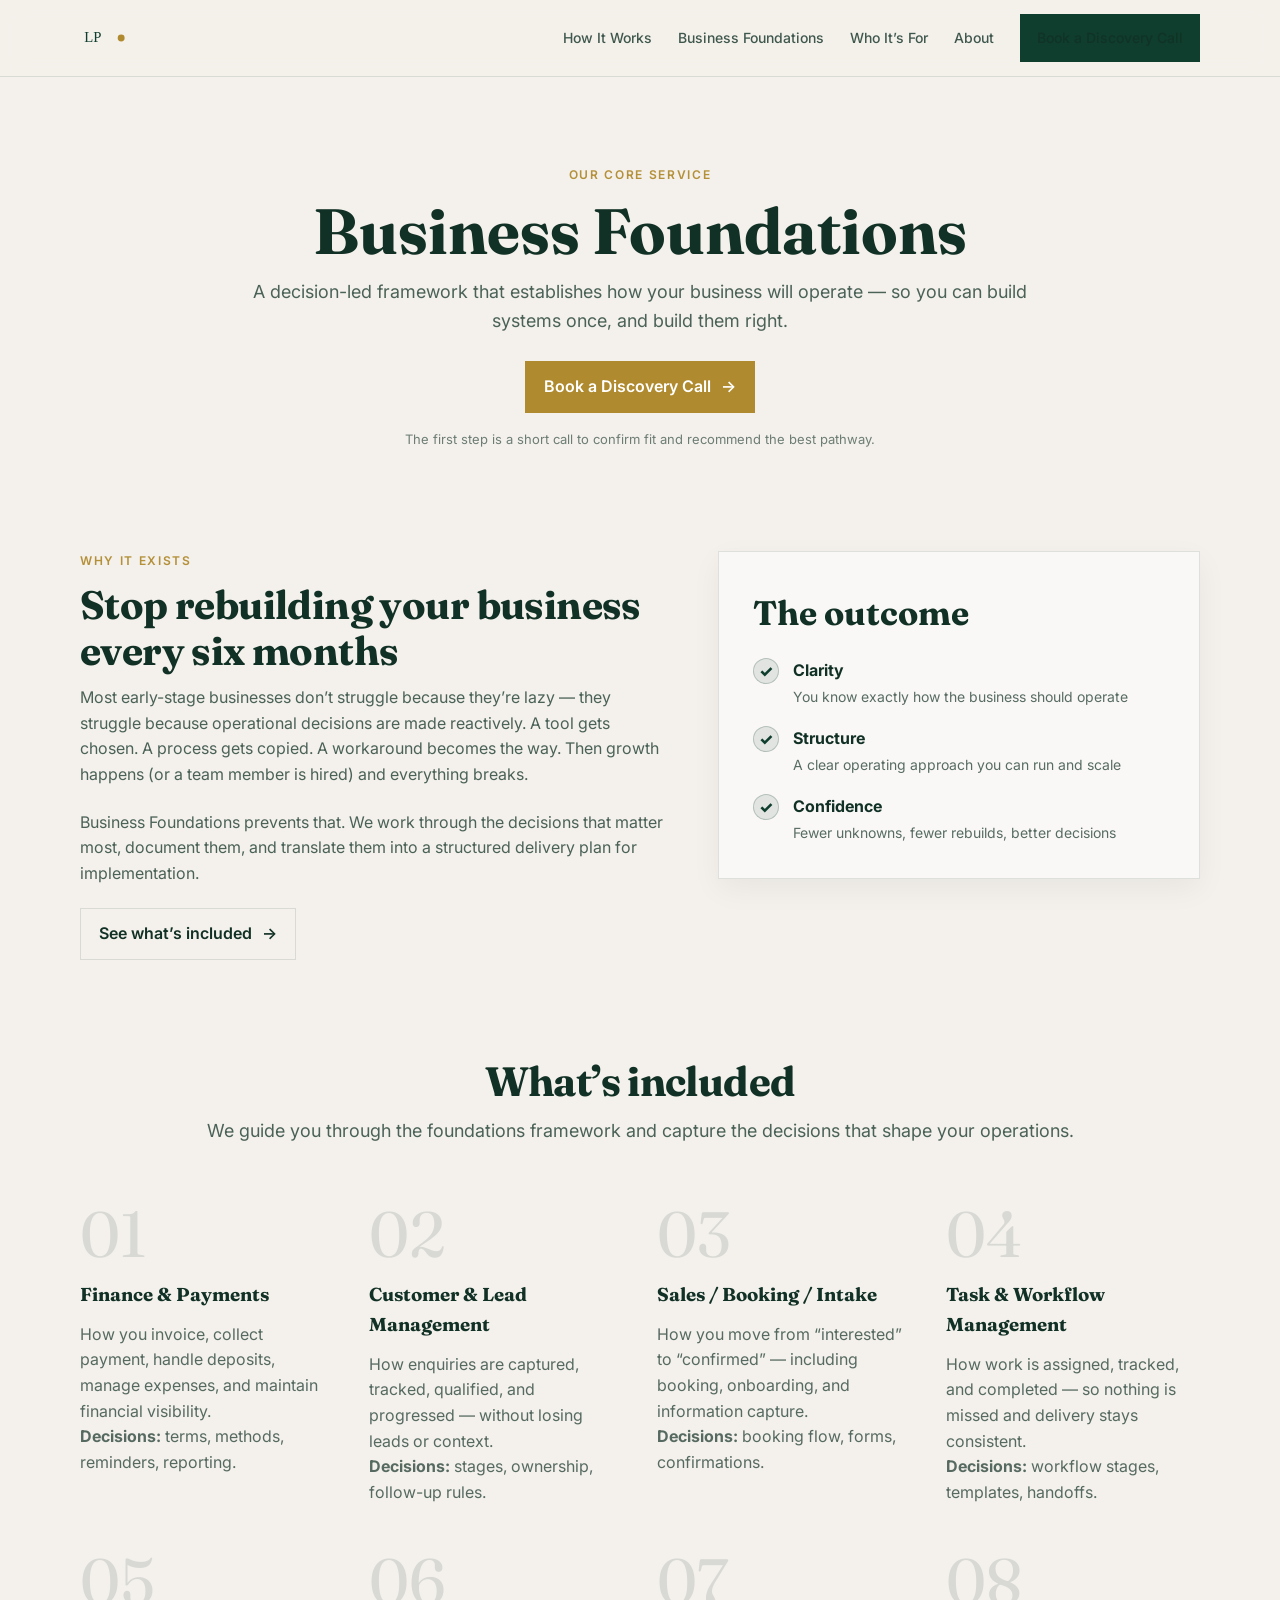
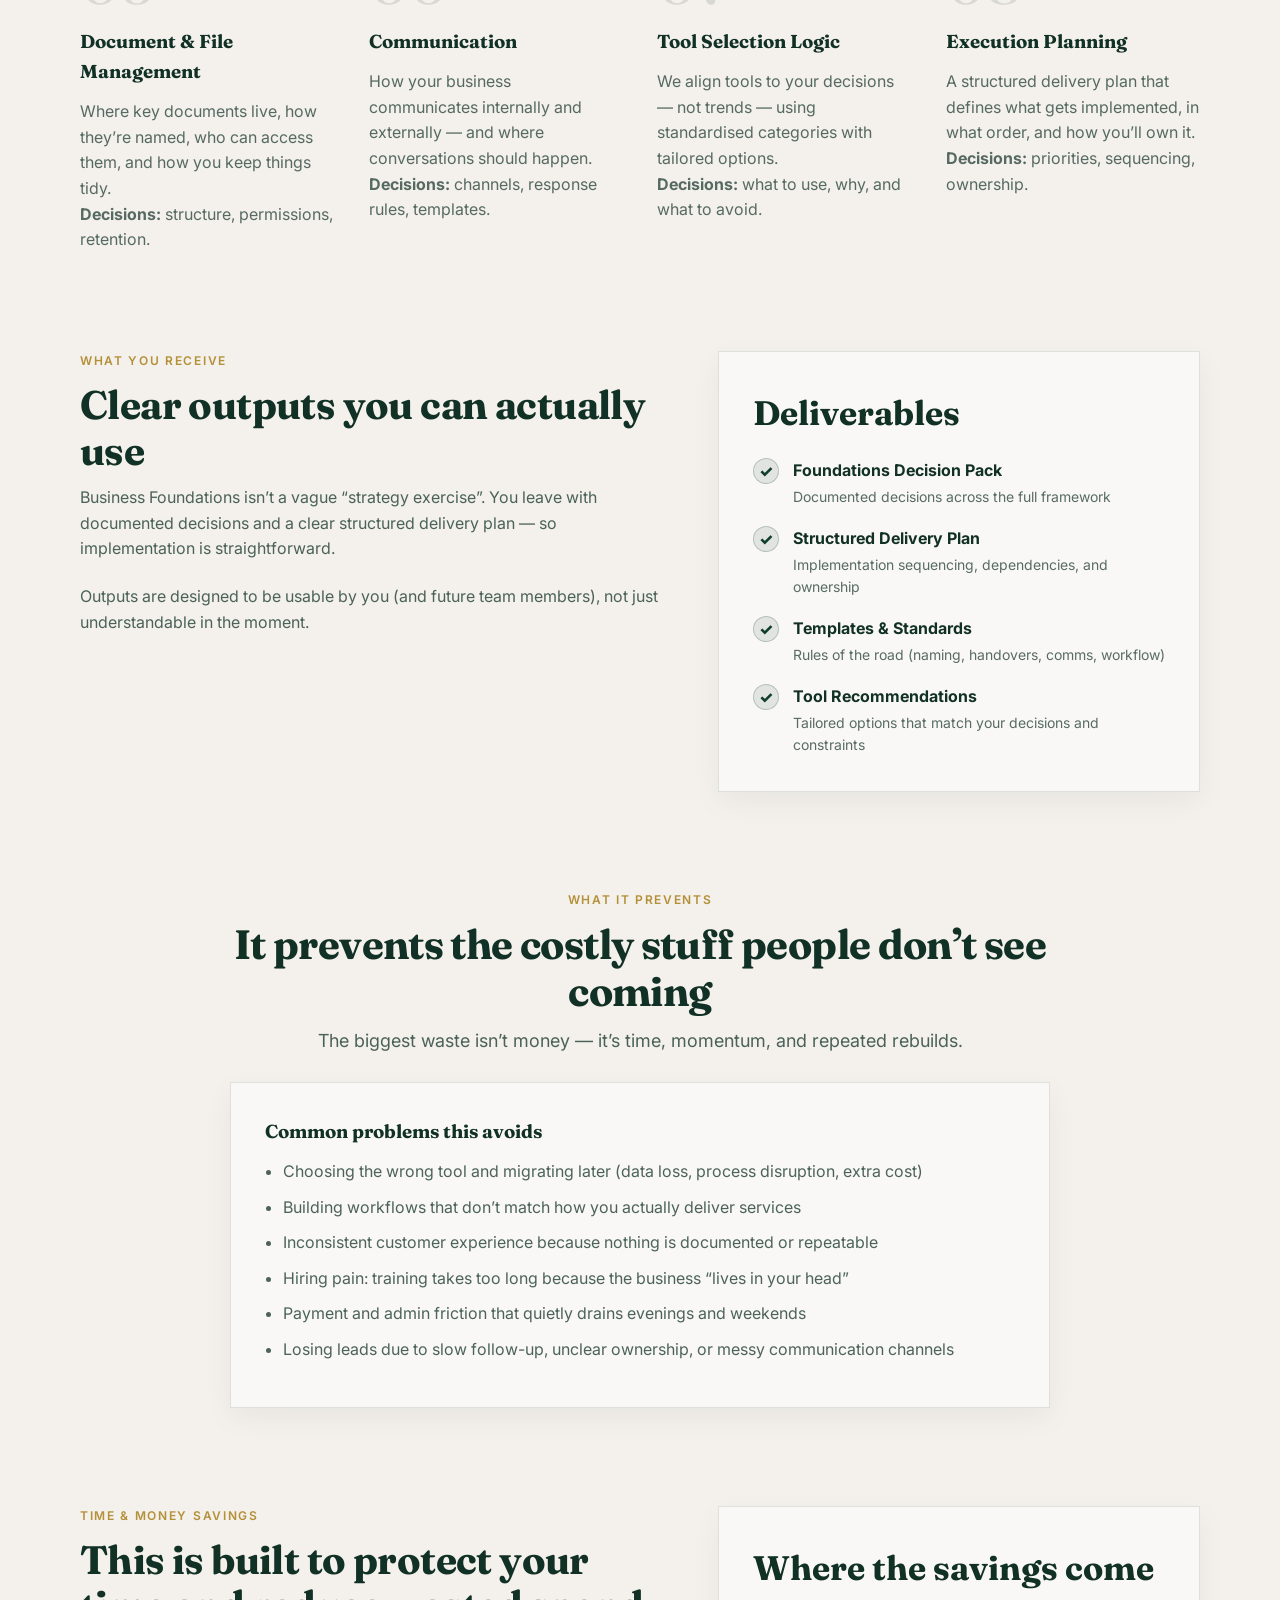
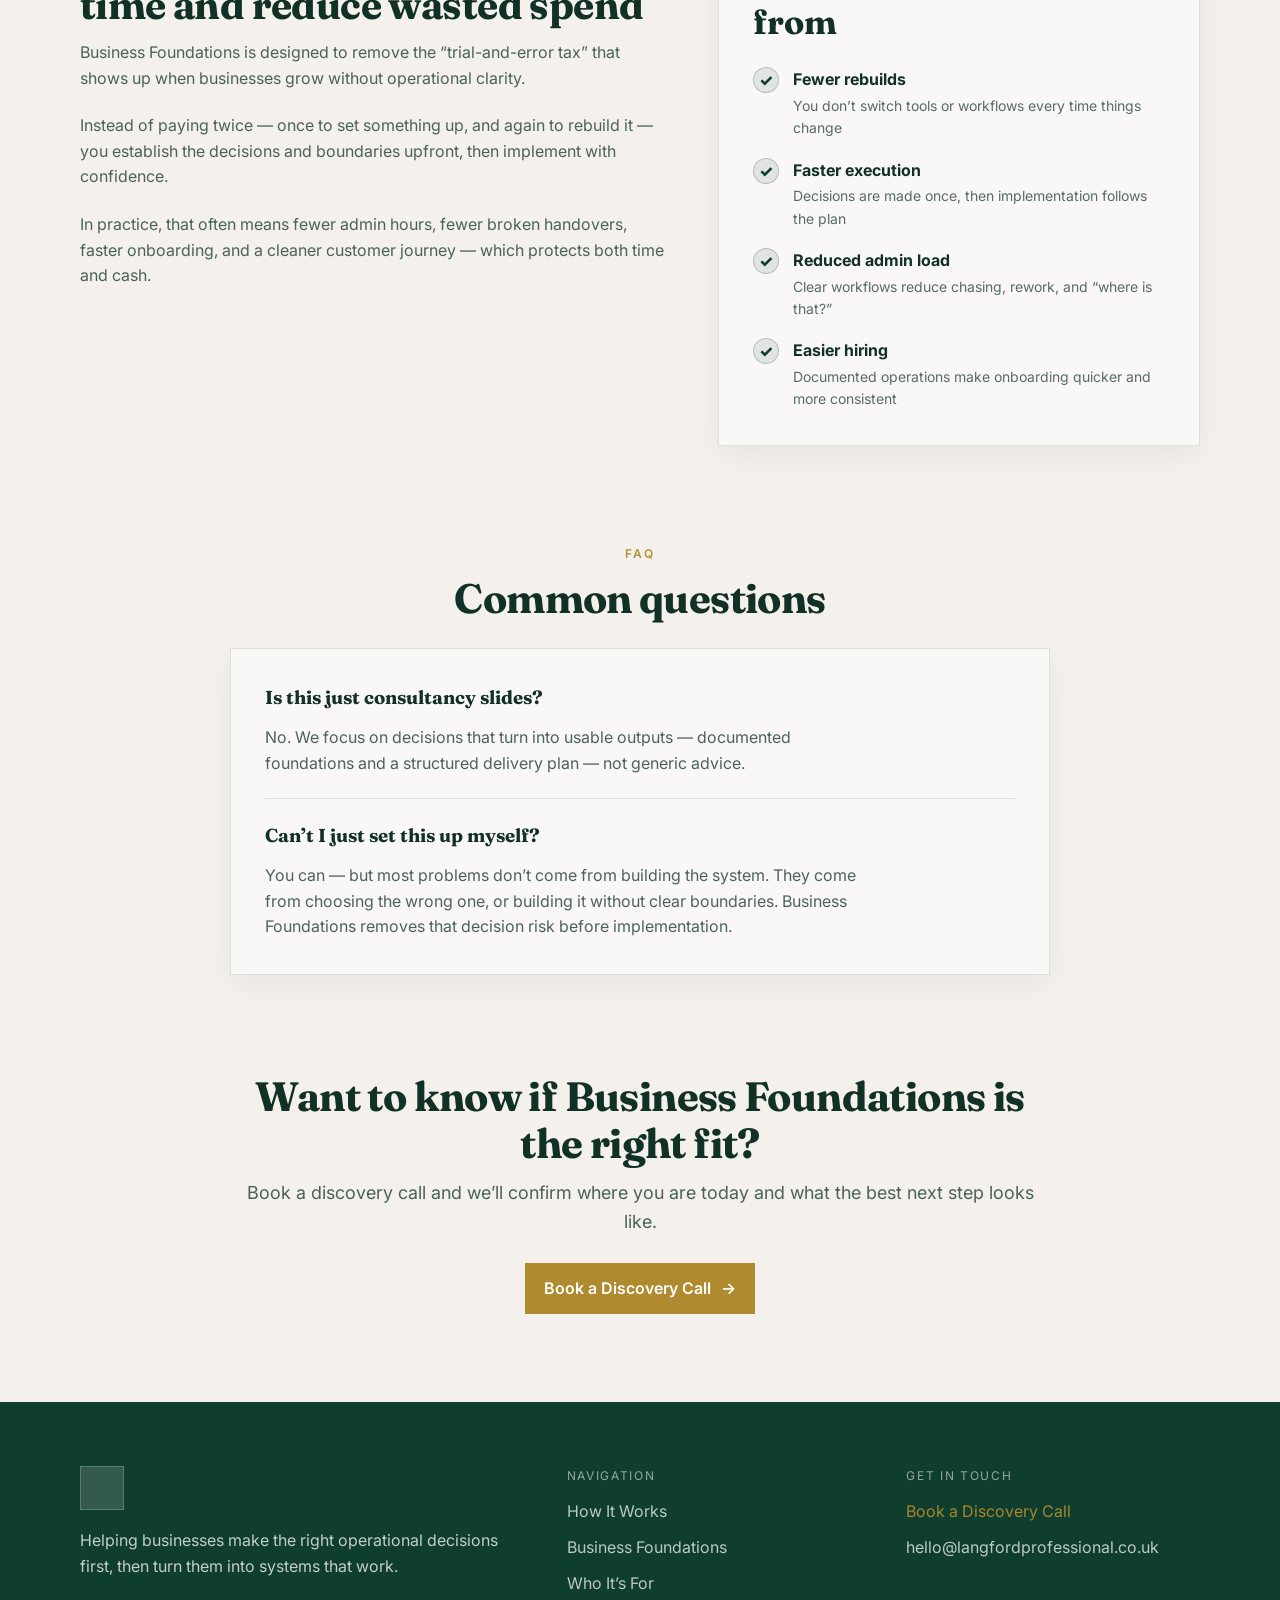
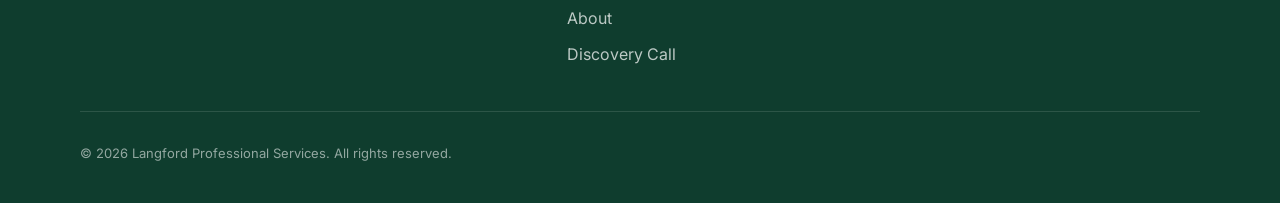
<file: business-foundations.html>
<!doctype html>
<html lang="en">
  <head>
    <meta charset="utf-8" />
    <meta name="viewport" content="width=device-width, initial-scale=1" />
    <title>Business Foundations | Langford Professional Services</title>
    <meta
      name="description"
      content="Business Foundations is a decision-led framework that turns uncertainty into operational clarity — so you build systems once, and build them right."
    />

    <link rel="preconnect" href="https://fonts.googleapis.com" />
    <link rel="preconnect" href="https://fonts.gstatic.com" crossorigin />
    <link
      href="https://fonts.googleapis.com/css2?family=Fraunces:opsz,wght@9..144,500,600&family=Inter:wght@400;500;600&display=swap"
      rel="stylesheet"
    />

    <link rel="icon" href="assets/favicon.svg" type="image/svg+xml" />
    <link rel="stylesheet" href="assets/styles.css" />
  </head>

  <body>
    <a class="skip-link" href="#main">Skip to content</a>

    <header class="site-header" id="top">
      <div class="container nav">
        <a class="brand" href="/index.html" aria-label="Langford Professional Services">
          <img
            class="brand-logo"
            src="assets/logo.svg"
            alt=""
            onerror="this.style.display='none'; this.parentElement.classList.add('brand--fallback')"
          />
          <span class="brand-fallback" aria-hidden="true">LP</span>
        </a>

        <button class="nav-toggle" type="button" aria-expanded="false" aria-controls="navlinks">
          <span class="nav-toggle__bar"></span>
          <span class="nav-toggle__bar"></span>
          <span class="nav-toggle__bar"></span>
          <span class="sr-only">Open menu</span>
        </button>

        <nav class="navlinks" id="navlinks" aria-label="Primary">
          <a href="/how-it-works.html">How It Works</a>
          <a href="/business-foundations.html">Business Foundations</a>
          <a href="/who-its-for.html">Who It’s For</a>
          <a href="/about.html">About</a>
          <a
            class="btn btn--primary btn--nav"
            href="https://meetings-eu1.hubspot.com/tom-langford"
            target="_blank"
            rel="noopener"
          >
            Book a Discovery Call
          </a>
        </nav>
      </div>
    </header>

    <main id="main">
      <!-- Page header -->
      <section class="section section--center">
        <div class="container narrow">
          <p class="kicker kicker--gold">OUR CORE SERVICE</p>
          <h1
            style="
              font-family: var(--serif);
              font-size: clamp(44px, 5vw, 64px);
              line-height: 1.05;
              margin: 0 0 14px;
            "
          >
            Business Foundations
          </h1>

          <p class="lead lead--muted" style="margin-top: 0;">
            A decision-led framework that establishes how your business will operate — so you can build systems once,
            and build them right.
          </p>

          <div class="center-actions">
            <a
              class="btn btn--gold"
              href="https://meetings-eu1.hubspot.com/tom-langford"
              target="_blank"
              rel="noopener"
            >
              Book a Discovery Call <span class="arrow" aria-hidden="true">→</span>
            </a>
          </div>

          <p class="tiny tiny--muted">
            The first step is a short call to confirm fit and recommend the best pathway.
          </p>
        </div>
      </section>

      <!-- Why it exists -->
      <section class="section" style="padding-top: 0;">
        <div class="container grid-2">
          <div>
            <p class="kicker">WHY IT EXISTS</p>
            <h2 class="h2">Stop rebuilding your business every six months</h2>

            <p class="body-muted">
              Most early-stage businesses don’t struggle because they’re lazy — they struggle because operational
              decisions are made reactively. A tool gets chosen. A process gets copied. A workaround becomes the way.
              Then growth happens (or a team member is hired) and everything breaks.
            </p>

            <p class="body-muted">
              Business Foundations prevents that. We work through the decisions that matter most, document them, and
              translate them into a structured delivery plan for implementation.
            </p>

            <a class="btn btn--outline" href="#included">
              See what’s included <span class="arrow" aria-hidden="true">→</span>
            </a>
          </div>

          <aside class="card">
            <h3 class="card__title" style="margin-top: 0;">The outcome</h3>

            <div class="diff">
              <div class="diff__row">
                <span class="icon icon--good" aria-hidden="true">✓</span>
                <div>
                  <p class="diff__label">Clarity</p>
                  <p class="diff__desc">You know exactly how the business should operate</p>
                </div>
              </div>

              <div class="diff__row">
                <span class="icon icon--good" aria-hidden="true">✓</span>
                <div>
                  <p class="diff__label">Structure</p>
                  <p class="diff__desc">A clear operating approach you can run and scale</p>
                </div>
              </div>

              <div class="diff__row">
                <span class="icon icon--good" aria-hidden="true">✓</span>
                <div>
                  <p class="diff__label">Confidence</p>
                  <p class="diff__desc">Fewer unknowns, fewer rebuilds, better decisions</p>
                </div>
              </div>
            </div>
          </aside>
        </div>
      </section>

      <!-- What's included -->
      <section class="section section--center" id="included" style="padding-top: 10px;">
        <div class="container">
          <h2>What’s included</h2>
          <p class="lead lead--muted">
            We guide you through the foundations framework and capture the decisions that shape your operations.
          </p>

          <!-- We reuse the "steps" styling as a grid of inclusions -->
          <div class="steps">
            <div class="step">
              <div class="step__num">01</div>
              <h3>Finance & Payments</h3>
              <p class="body-muted">
                How you invoice, collect payment, handle deposits, manage expenses, and maintain financial visibility.
              </p>
              <p class="body-muted" style="margin-bottom: 0;"><strong>Decisions:</strong> terms, methods, reminders, reporting.</p>
            </div>

            <div class="step">
              <div class="step__num">02</div>
              <h3>Customer & Lead Management</h3>
              <p class="body-muted">
                How enquiries are captured, tracked, qualified, and progressed — without losing leads or context.
              </p>
              <p class="body-muted" style="margin-bottom: 0;"><strong>Decisions:</strong> stages, ownership, follow-up rules.</p>
            </div>

            <div class="step">
              <div class="step__num">03</div>
              <h3>Sales / Booking / Intake</h3>
              <p class="body-muted">
                How you move from “interested” to “confirmed” — including booking, onboarding, and information capture.
              </p>
              <p class="body-muted" style="margin-bottom: 0;"><strong>Decisions:</strong> booking flow, forms, confirmations.</p>
            </div>

            <div class="step">
              <div class="step__num">04</div>
              <h3>Task & Workflow Management</h3>
              <p class="body-muted">
                How work is assigned, tracked, and completed — so nothing is missed and delivery stays consistent.
              </p>
              <p class="body-muted" style="margin-bottom: 0;"><strong>Decisions:</strong> workflow stages, templates, handoffs.</p>
            </div>
          </div>

          <div class="steps" style="margin-top: 34px;">
            <div class="step">
              <div class="step__num">05</div>
              <h3>Document & File Management</h3>
              <p class="body-muted">
                Where key documents live, how they’re named, who can access them, and how you keep things tidy.
              </p>
              <p class="body-muted" style="margin-bottom: 0;"><strong>Decisions:</strong> structure, permissions, retention.</p>
            </div>

            <div class="step">
              <div class="step__num">06</div>
              <h3>Communication</h3>
              <p class="body-muted">
                How your business communicates internally and externally — and where conversations should happen.
              </p>
              <p class="body-muted" style="margin-bottom: 0;"><strong>Decisions:</strong> channels, response rules, templates.</p>
            </div>

            <div class="step">
              <div class="step__num">07</div>
              <h3>Tool Selection Logic</h3>
              <p class="body-muted">
                We align tools to your decisions — not trends — using standardised categories with tailored options.
              </p>
              <p class="body-muted" style="margin-bottom: 0;"><strong>Decisions:</strong> what to use, why, and what to avoid.</p>
            </div>

            <div class="step">
              <div class="step__num">08</div>
              <h3>Execution Planning</h3>
              <p class="body-muted">
                A structured delivery plan that defines what gets implemented, in what order, and how you’ll own it.
              </p>
              <p class="body-muted" style="margin-bottom: 0;"><strong>Decisions:</strong> priorities, sequencing, ownership.</p>
            </div>
          </div>
        </div>
      </section>

      <!-- What you receive -->
      <section class="section" id="receive" style="padding-top: 10px;">
        <div class="container grid-2">
          <div>
            <p class="kicker">WHAT YOU RECEIVE</p>
            <h2 class="h2">Clear outputs you can actually use</h2>

            <p class="body-muted">
              Business Foundations isn’t a vague “strategy exercise”. You leave with documented decisions and a clear
              structured delivery plan — so implementation is straightforward.
            </p>

            <p class="body-muted" style="margin-bottom: 0;">
              Outputs are designed to be usable by you (and future team members), not just understandable in the moment.
            </p>
          </div>

          <aside class="card">
            <h3 class="card__title" style="margin-top: 0;">Deliverables</h3>

            <div class="diff">
              <div class="diff__row">
                <span class="icon icon--good" aria-hidden="true">✓</span>
                <div>
                  <p class="diff__label">Foundations Decision Pack</p>
                  <p class="diff__desc">Documented decisions across the full framework</p>
                </div>
              </div>

              <div class="diff__row">
                <span class="icon icon--good" aria-hidden="true">✓</span>
                <div>
                  <p class="diff__label">Structured Delivery Plan</p>
                  <p class="diff__desc">Implementation sequencing, dependencies, and ownership</p>
                </div>
              </div>

              <div class="diff__row">
                <span class="icon icon--good" aria-hidden="true">✓</span>
                <div>
                  <p class="diff__label">Templates & Standards</p>
                  <p class="diff__desc">Rules of the road (naming, handovers, comms, workflow)</p>
                </div>
              </div>

              <div class="diff__row">
                <span class="icon icon--good" aria-hidden="true">✓</span>
                <div>
                  <p class="diff__label">Tool Recommendations</p>
                  <p class="diff__desc">Tailored options that match your decisions and constraints</p>
                </div>
              </div>
            </div>
          </aside>
        </div>
      </section>

      <!-- What it prevents -->
      <section class="section section--center" id="prevents" style="padding-top: 10px;">
        <div class="container narrow">
          <p class="kicker">WHAT IT PREVENTS</p>
          <h2>It prevents the costly stuff people don’t see coming</h2>
          <p class="lead lead--muted">
            The biggest waste isn’t money — it’s time, momentum, and repeated rebuilds.
          </p>

          <div class="card" style="text-align: left; margin-top: 26px;">
            <h3 style="margin-top: 0;">Common problems this avoids</h3>

            <ul style="margin: 0; padding-left: 18px; color: var(--muted);">
              <li style="margin: 10px 0;">
                Choosing the wrong tool and migrating later (data loss, process disruption, extra cost)
              </li>
              <li style="margin: 10px 0;">
                Building workflows that don’t match how you actually deliver services
              </li>
              <li style="margin: 10px 0;">
                Inconsistent customer experience because nothing is documented or repeatable
              </li>
              <li style="margin: 10px 0;">
                Hiring pain: training takes too long because the business “lives in your head”
              </li>
              <li style="margin: 10px 0;">
                Payment and admin friction that quietly drains evenings and weekends
              </li>
              <li style="margin: 10px 0;">
                Losing leads due to slow follow-up, unclear ownership, or messy communication channels
              </li>
            </ul>
          </div>
        </div>
      </section>

      <!-- Time & money savings -->
      <section class="section" id="savings" style="padding-top: 10px;">
        <div class="container grid-2">
          <div>
            <p class="kicker">TIME & MONEY SAVINGS</p>
            <h2 class="h2">This is built to protect your time and reduce wasted spend</h2>

            <p class="body-muted">
              Business Foundations is designed to remove the “trial-and-error tax” that shows up when businesses grow
              without operational clarity.
            </p>

            <p class="body-muted">
              Instead of paying twice — once to set something up, and again to rebuild it — you establish the
              decisions and boundaries upfront, then implement with confidence.
            </p>

            <p class="body-muted" style="margin-bottom: 0;">
              In practice, that often means fewer admin hours, fewer broken handovers, faster onboarding, and a cleaner
              customer journey — which protects both time and cash.
            </p>
          </div>

          <aside class="card">
            <h3 class="card__title" style="margin-top: 0;">Where the savings come from</h3>

            <div class="diff">
              <div class="diff__row">
                <span class="icon icon--good" aria-hidden="true">✓</span>
                <div>
                  <p class="diff__label">Fewer rebuilds</p>
                  <p class="diff__desc">You don’t switch tools or workflows every time things change</p>
                </div>
              </div>

              <div class="diff__row">
                <span class="icon icon--good" aria-hidden="true">✓</span>
                <div>
                  <p class="diff__label">Faster execution</p>
                  <p class="diff__desc">Decisions are made once, then implementation follows the plan</p>
                </div>
              </div>

              <div class="diff__row">
                <span class="icon icon--good" aria-hidden="true">✓</span>
                <div>
                  <p class="diff__label">Reduced admin load</p>
                  <p class="diff__desc">Clear workflows reduce chasing, rework, and “where is that?”</p>
                </div>
              </div>

              <div class="diff__row">
                <span class="icon icon--good" aria-hidden="true">✓</span>
                <div>
                  <p class="diff__label">Easier hiring</p>
                  <p class="diff__desc">Documented operations make onboarding quicker and more consistent</p>
                </div>
              </div>
            </div>
          </aside>
        </div>
      </section>

      <!-- FAQ / objection -->
      <section class="section section--center" style="padding-top: 10px;">
        <div class="container narrow">
          <p class="kicker">FAQ</p>
          <h2>Common questions</h2>

          <div class="card" style="text-align: left; margin-top: 26px;">
            <h3 style="margin-top: 0;">Is this just consultancy slides?</h3>
            <p class="body-muted">
              No. We focus on decisions that turn into usable outputs — documented foundations and a structured
              delivery plan — not generic advice.
            </p>

            <hr style="border: none; border-top: 1px solid var(--line); margin: 22px 0;" />

            <h3>Can’t I just set this up myself?</h3>
            <p class="body-muted" style="margin-bottom: 0;">
              You can — but most problems don’t come from building the system. They come from choosing the wrong one,
              or building it without clear boundaries. Business Foundations removes that decision risk before
              implementation.
            </p>
          </div>
        </div>
      </section>

      <!-- CTA -->
      <section class="section section--center" style="padding-top: 10px;">
        <div class="container narrow">
          <h2>Want to know if Business Foundations is the right fit?</h2>
          <p class="lead lead--muted">
            Book a discovery call and we’ll confirm where you are today and what the best next step looks like.
          </p>

          <div class="center-actions">
            <a
              class="btn btn--gold"
              href="https://meetings-eu1.hubspot.com/tom-langford"
              target="_blank"
              rel="noopener"
            >
              Book a Discovery Call <span class="arrow" aria-hidden="true">→</span>
            </a>
          </div>
        </div>
      </section>
    </main>

    <footer class="site-footer">
      <div class="container footer-grid">
        <div class="footer-brand">
          <div class="footer-mark" aria-hidden="true"></div>
          <p class="footer-desc">
            Helping businesses make the right operational decisions first, then turn them into systems that work.
          </p>
        </div>

        <div>
          <p class="footer-title">NAVIGATION</p>
          <ul class="footer-links">
            <li><a href="/how-it-works.html">How It Works</a></li>
            <li><a href="/business-foundations.html">Business Foundations</a></li>
            <li><a href="/who-its-for.html">Who It’s For</a></li>
            <li><a href="/about.html">About</a></li>
            <li>
              <a href="https://meetings-eu1.hubspot.com/tom-langford" target="_blank" rel="noopener">Discovery Call</a>
            </li>
          </ul>
        </div>

        <div>
          <p class="footer-title">GET IN TOUCH</p>
          <ul class="footer-links">
            <li>
              <a class="footer-cta" href="https://meetings-eu1.hubspot.com/tom-langford" target="_blank" rel="noopener">
                Book a Discovery Call
              </a>
            </li>
            <li><a href="mailto:hello@langfordprofessional.co.uk">hello@langfordprofessional.co.uk</a></li>
          </ul>
        </div>
      </div>

      <div class="container footer-bottom">
        <p>© <span id="year"></span> Langford Professional Services. All rights reserved.</p>
      </div>
    </footer>

    <script src="assets/script.js"></script>
  </body>
</html>
</file>
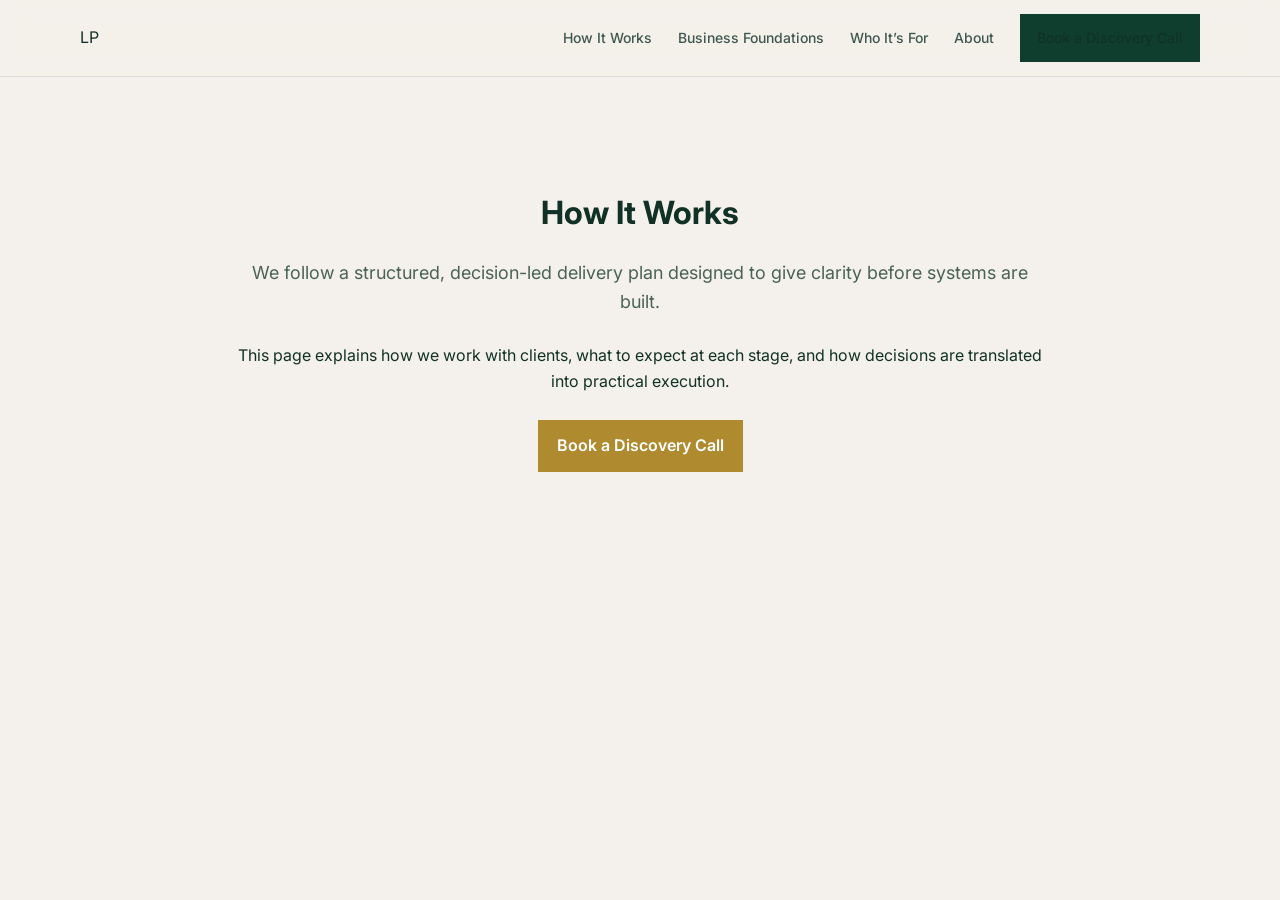
<file: How-it-works.html>
<!doctype html>
<html lang="en">
<head>
  <meta charset="utf-8" />
  <meta name="viewport" content="width=device-width, initial-scale=1" />
  <title>How It Works | Langford Professional Services</title>
  <meta name="description" content="Understand how Langford Professional Services works with clients through a structured, decision-led delivery plan." />

  <link rel="preconnect" href="https://fonts.googleapis.com" />
  <link rel="preconnect" href="https://fonts.gstatic.com" crossorigin />
  <link href="https://fonts.googleapis.com/css2?family=Fraunces:opsz,wght@9..144,500,600&family=Inter:wght@400;500;600&display=swap" rel="stylesheet" />

  <link rel="stylesheet" href="assets/styles.css" />
</head>

<body>

<header class="site-header">
  <div class="container nav">
    <a class="brand" href="/">LP</a>

    <button class="nav-toggle" type="button" aria-expanded="false" aria-controls="navlinks">
      <span class="nav-toggle__bar"></span>
      <span class="nav-toggle__bar"></span>
      <span class="nav-toggle__bar"></span>
    </button>

    <!-- FINAL MENU -->
    <nav class="navlinks" id="navlinks" aria-label="Primary">
      <a href="/how-it-works">How It Works</a>
      <a href="/business-foundations">Business Foundations</a>
      <a href="/who-its-for">Who It’s For</a>
      <a href="/about">About</a>
      <a class="btn btn--primary btn--nav"
         href="https://meetings-eu1.hubspot.com/tom-langford"
         target="_blank"
         rel="noopener">
        Book a Discovery Call
      </a>
    </nav>
  </div>
</header>

<main class="section section--center">
  <div class="container narrow">
    <h1>How It Works</h1>

    <p class="lead lead--muted">
      We follow a structured, decision-led delivery plan designed to give clarity before systems are built.
    </p>

    <p>
      This page explains how we work with clients, what to expect at each stage,
      and how decisions are translated into practical execution.
    </p>

    <div class="center-actions">
      <a class="btn btn--gold"
         href="https://meetings-eu1.hubspot.com/tom-langford"
         target="_blank"
         rel="noopener">
        Book a Discovery Call
      </a>
    </div>
  </div>
</main>

<script src="assets/script.js"></script>
</body>
</html>
</file>
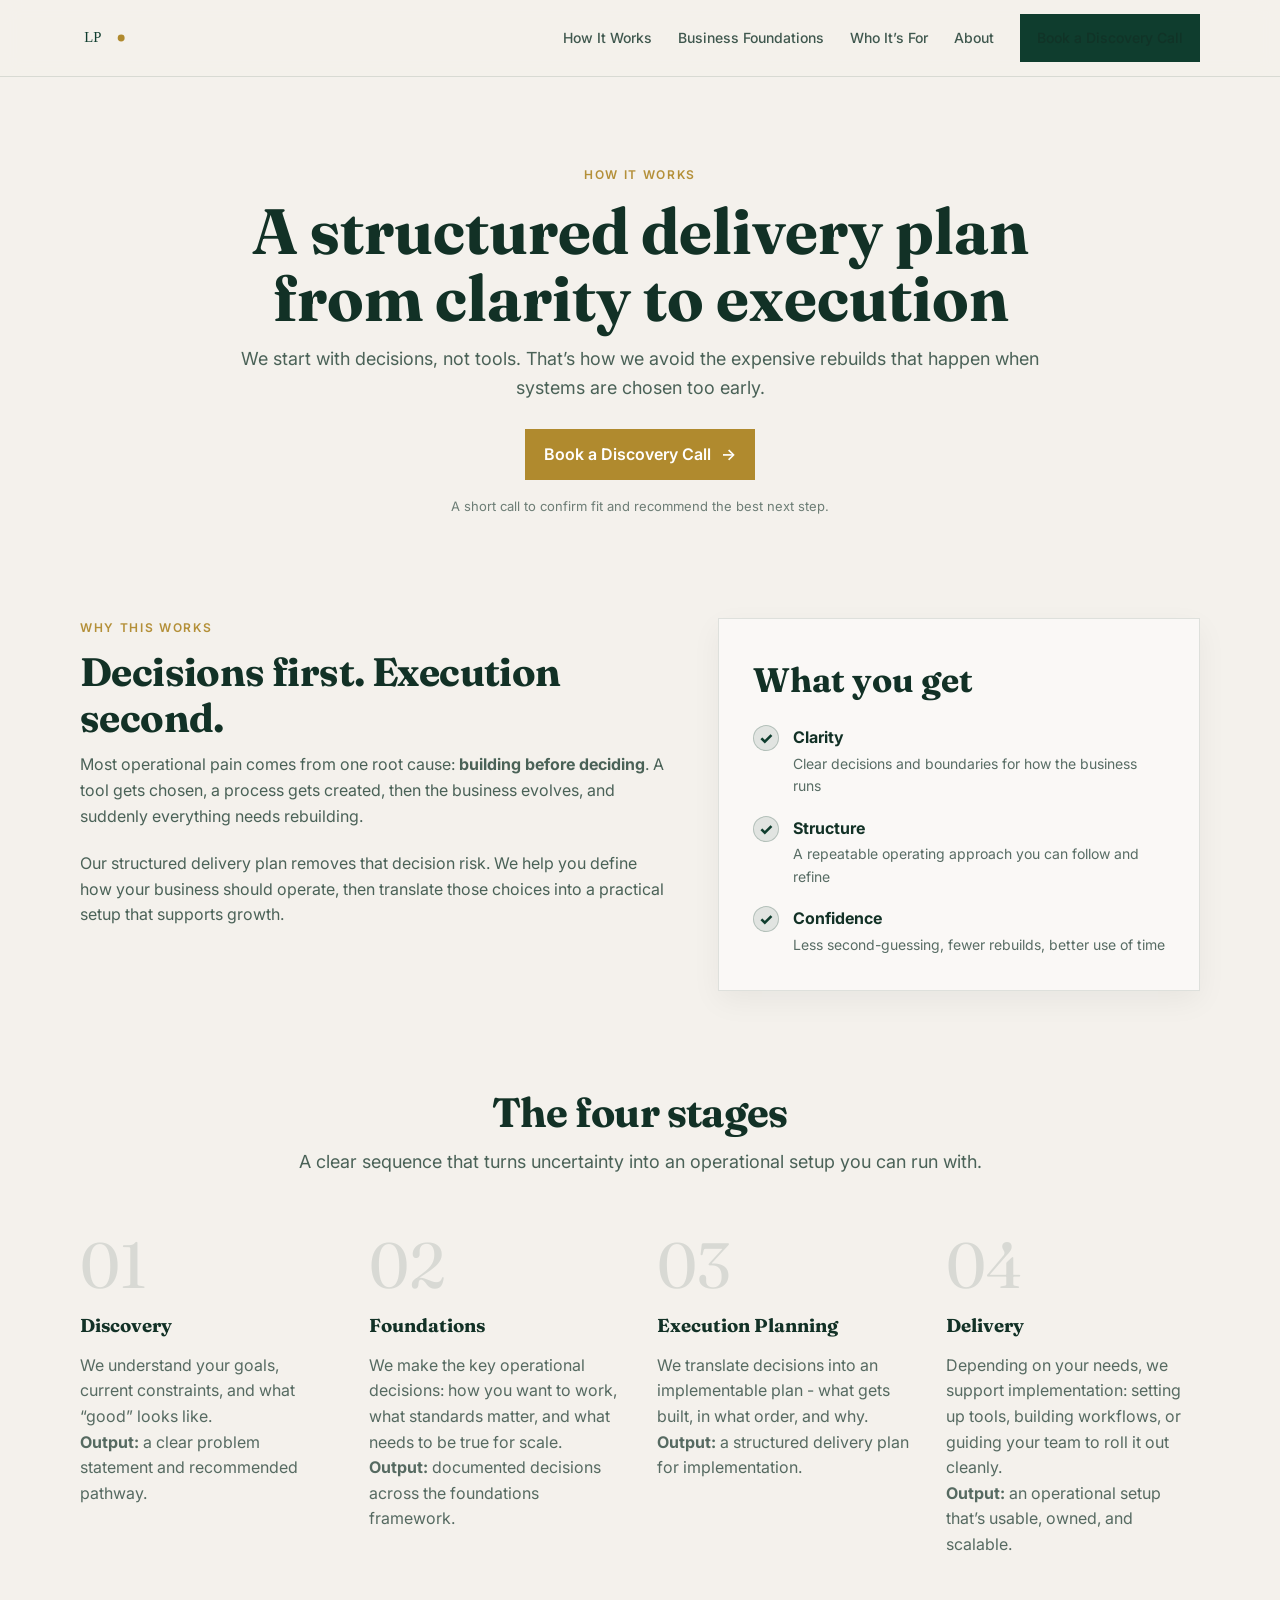
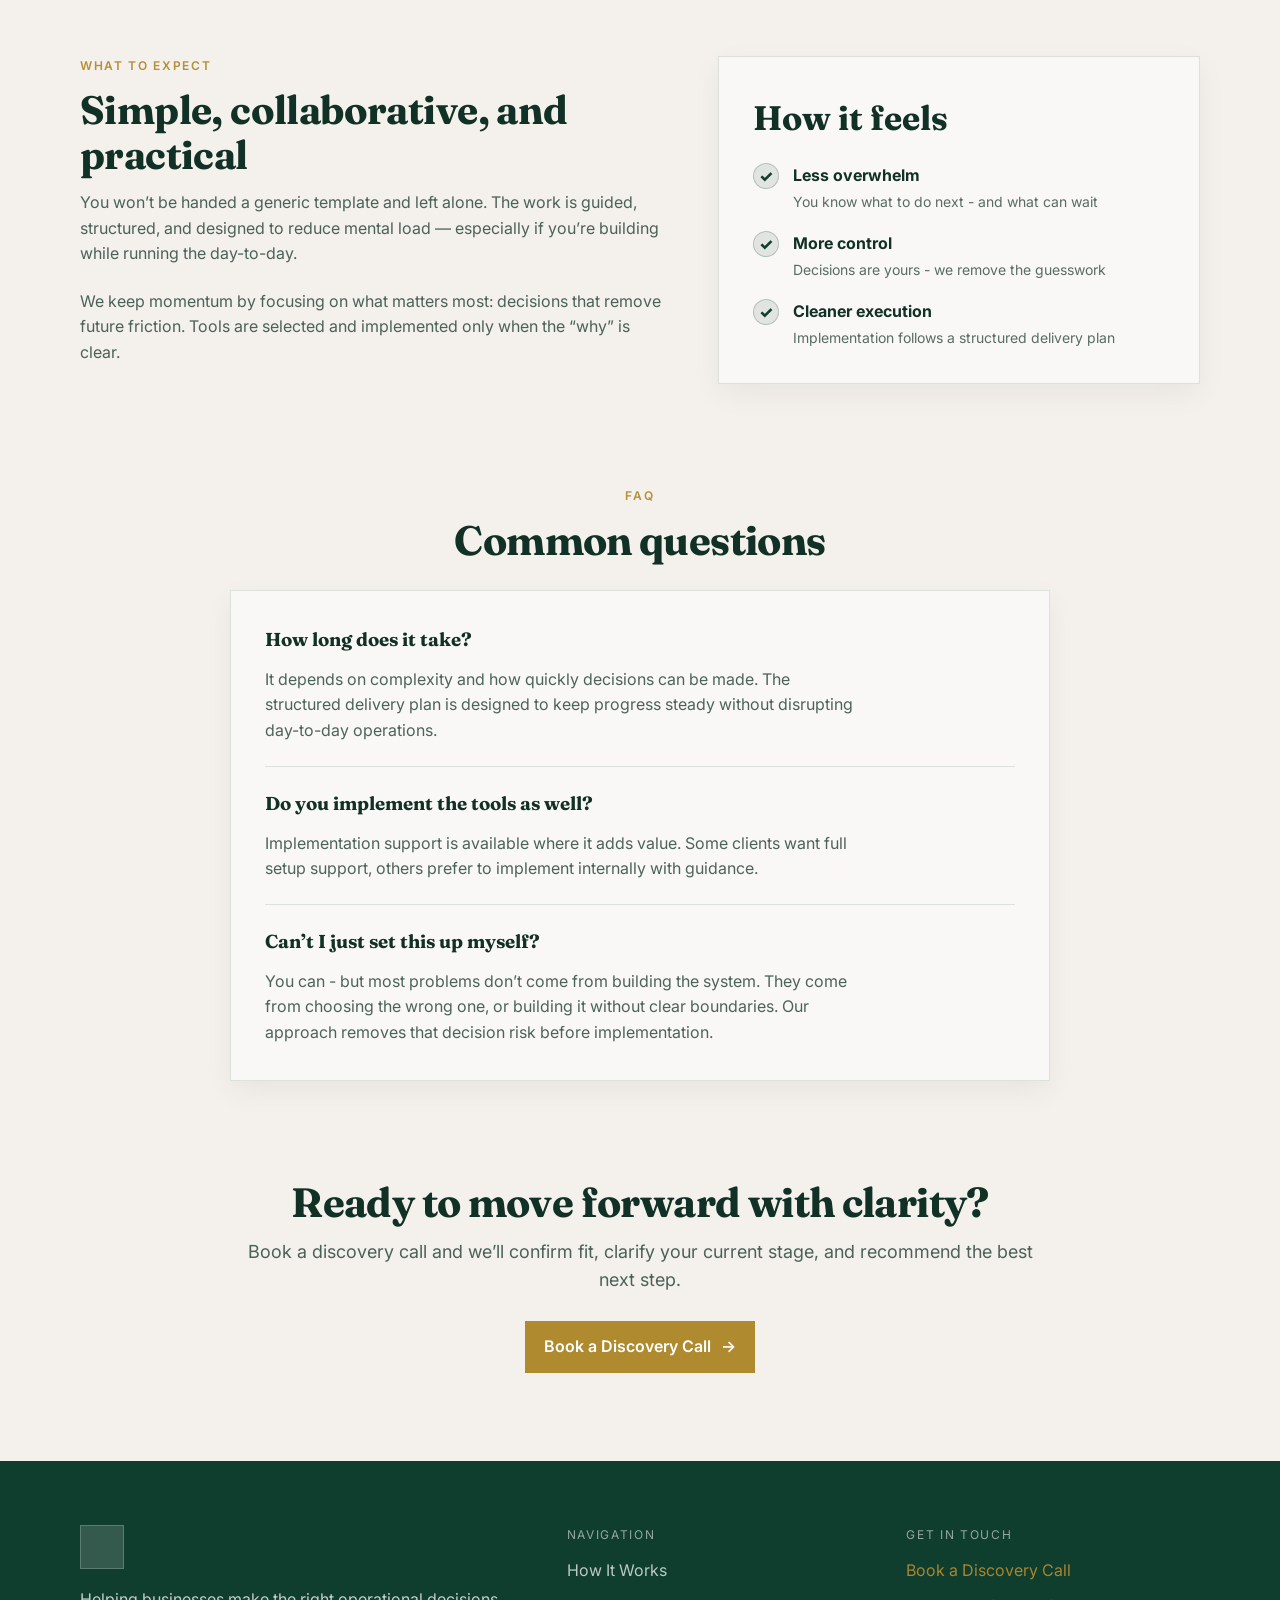
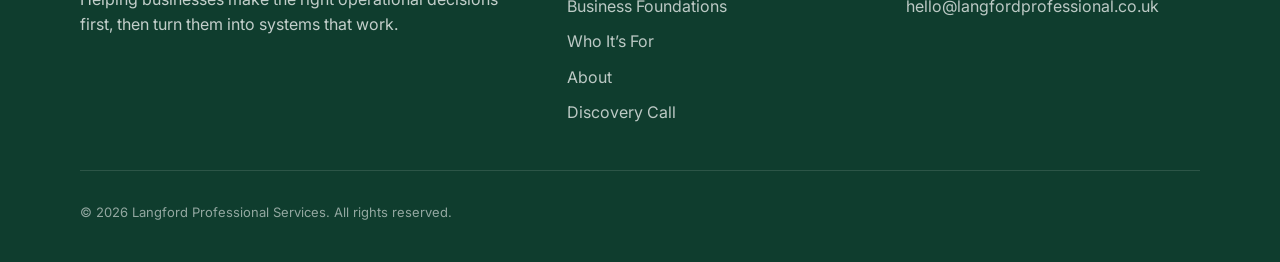
<file: how-it-works.html>
<!doctype html>
<html lang="en">
  <head>
    <meta charset="utf-8" />
    <meta name="viewport" content="width=device-width, initial-scale=1" />
    <title>How It Works | Langford Professional Services</title>
    <meta
      name="description"
      content="A structured delivery plan that takes you from uncertainty to operational clarity — decisions first, execution second."
    />

    <link rel="preconnect" href="https://fonts.googleapis.com" />
    <link rel="preconnect" href="https://fonts.gstatic.com" crossorigin />
    <link
      href="https://fonts.googleapis.com/css2?family=Fraunces:opsz,wght@9..144,500,600&family=Inter:wght@400;500;600&display=swap"
      rel="stylesheet"
    />

    <link rel="icon" href="assets/favicon.svg" type="image/svg+xml" />
    <link rel="stylesheet" href="assets/styles.css" />
  </head>

  <body>
    <a class="skip-link" href="#main">Skip to content</a>

    <header class="site-header" id="top">
      <div class="container nav">
        <a class="brand" href="/index.html" aria-label="Langford Professional Services">
          <img
            class="brand-logo"
            src="assets/logo.svg"
            alt=""
            onerror="this.style.display='none'; this.parentElement.classList.add('brand--fallback')"
          />
          <span class="brand-fallback" aria-hidden="true">LP</span>
        </a>

        <button class="nav-toggle" type="button" aria-expanded="false" aria-controls="navlinks">
          <span class="nav-toggle__bar"></span>
          <span class="nav-toggle__bar"></span>
          <span class="nav-toggle__bar"></span>
          <span class="sr-only">Open menu</span>
        </button>

        <!-- Use .html explicitly to avoid casing/routing issues -->
        <nav class="navlinks" id="navlinks" aria-label="Primary">
          <a href="/how-it-works.html">How It Works</a>
          <a href="/business-foundations.html">Business Foundations</a>
          <a href="/who-its-for.html">Who It’s For</a>
          <a href="/about.html">About</a>
          <a
            class="btn btn--primary btn--nav"
            href="https://meetings-eu1.hubspot.com/tom-langford"
            target="_blank"
            rel="noopener"
          >
            Book a Discovery Call
          </a>
        </nav>
      </div>
    </header>

    <main id="main">
      <!-- Page header (simple, calm) -->
      <section class="section section--center">
        <div class="container narrow">
          <p class="kicker">HOW IT WORKS</p>
          <h1 style="font-family: var(--serif); font-size: clamp(44px, 5vw, 64px); line-height: 1.05; margin: 0 0 14px;">
            A structured delivery plan<br />from clarity to execution
          </h1>

          <p class="lead lead--muted" style="margin-top: 0;">
            We start with decisions, not tools. That’s how we avoid the expensive rebuilds that happen
            when systems are chosen too early.
          </p>

          <div class="center-actions">
            <a
              class="btn btn--gold"
              href="https://meetings-eu1.hubspot.com/tom-langford"
              target="_blank"
              rel="noopener"
            >
              Book a Discovery Call <span class="arrow" aria-hidden="true">→</span>
            </a>
          </div>

          <p class="tiny tiny--muted">
            A short call to confirm fit and recommend the best next step.
          </p>
        </div>
      </section>

      <!-- Why this approach -->
      <section class="section" style="padding-top: 0;">
        <div class="container grid-2">
          <div>
            <p class="kicker">WHY THIS WORKS</p>
            <h2 class="h2">Decisions first. Execution second.</h2>

            <p class="body-muted">
              Most operational pain comes from one root cause: <strong>building before deciding</strong>.
              A tool gets chosen, a process gets created, then the business evolves, and suddenly everything
              needs rebuilding.
            </p>

            <p class="body-muted">
              Our structured delivery plan removes that decision risk. We help you define how your business
              should operate, then translate those choices into a practical setup that supports growth.
            </p>
          </div>

          <aside class="card">
            <h3 class="card__title" style="margin-top: 0;">What you get</h3>

            <div class="diff">
              <div class="diff__row">
                <span class="icon icon--good" aria-hidden="true">✓</span>
                <div>
                  <p class="diff__label">Clarity</p>
                  <p class="diff__desc">Clear decisions and boundaries for how the business runs</p>
                </div>
              </div>

              <div class="diff__row">
                <span class="icon icon--good" aria-hidden="true">✓</span>
                <div>
                  <p class="diff__label">Structure</p>
                  <p class="diff__desc">A repeatable operating approach you can follow and refine</p>
                </div>
              </div>

              <div class="diff__row">
                <span class="icon icon--good" aria-hidden="true">✓</span>
                <div>
                  <p class="diff__label">Confidence</p>
                  <p class="diff__desc">Less second-guessing, fewer rebuilds, better use of time</p>
                </div>
              </div>
            </div>
          </aside>
        </div>
      </section>

      <!-- The stages -->
      <section class="section section--center" id="stages" style="padding-top: 10px;">
        <div class="container">
          <h2>The four stages</h2>
          <p class="lead lead--muted">
            A clear sequence that turns uncertainty into an operational setup you can run with.
          </p>

          <div class="steps">
            <div class="step">
              <div class="step__num">01</div>
              <h3>Discovery</h3>
              <p class="body-muted">
                We understand your goals, current constraints, and what “good” looks like.
              </p>
              <p class="body-muted" style="margin-bottom: 0;">
                <strong>Output:</strong> a clear problem statement and recommended pathway.
              </p>
            </div>

            <div class="step">
              <div class="step__num">02</div>
              <h3>Foundations</h3>
              <p class="body-muted">
                We make the key operational decisions: how you want to work, what standards matter,
                and what needs to be true for scale.
              </p>
              <p class="body-muted" style="margin-bottom: 0;">
                <strong>Output:</strong> documented decisions across the foundations framework.
              </p>
            </div>

            <div class="step">
              <div class="step__num">03</div>
              <h3>Execution Planning</h3>
              <p class="body-muted">
                We translate decisions into an implementable plan - what gets built, in what order, and why.
              </p>
              <p class="body-muted" style="margin-bottom: 0;">
                <strong>Output:</strong> a structured delivery plan for implementation.
              </p>
            </div>

            <div class="step">
              <div class="step__num">04</div>
              <h3>Delivery</h3>
              <p class="body-muted">
                Depending on your needs, we support implementation: setting up tools, building workflows,
                or guiding your team to roll it out cleanly.
              </p>
              <p class="body-muted" style="margin-bottom: 0;">
                <strong>Output:</strong> an operational setup that’s usable, owned, and scalable.
              </p>
            </div>
          </div>
        </div>
      </section>

      <!-- What to expect -->
      <section class="section" style="padding-top: 10px;">
        <div class="container grid-2">
          <div>
            <p class="kicker">WHAT TO EXPECT</p>
            <h2 class="h2">Simple, collaborative, and practical</h2>

            <p class="body-muted">
              You won’t be handed a generic template and left alone. The work is guided, structured,
              and designed to reduce mental load — especially if you’re building while running the day-to-day.
            </p>

            <p class="body-muted">
              We keep momentum by focusing on what matters most: decisions that remove future friction.
              Tools are selected and implemented only when the “why” is clear.
            </p>
          </div>

          <aside class="card">
            <h3 class="card__title" style="margin-top: 0;">How it feels</h3>

            <div class="diff">
              <div class="diff__row">
                <span class="icon icon--good" aria-hidden="true">✓</span>
                <div>
                  <p class="diff__label">Less overwhelm</p>
                  <p class="diff__desc">You know what to do next - and what can wait</p>
                </div>
              </div>

              <div class="diff__row">
                <span class="icon icon--good" aria-hidden="true">✓</span>
                <div>
                  <p class="diff__label">More control</p>
                  <p class="diff__desc">Decisions are yours - we remove the guesswork</p>
                </div>
              </div>

              <div class="diff__row">
                <span class="icon icon--good" aria-hidden="true">✓</span>
                <div>
                  <p class="diff__label">Cleaner execution</p>
                  <p class="diff__desc">Implementation follows a structured delivery plan</p>
                </div>
              </div>
            </div>
          </aside>
        </div>
      </section>

      <!-- FAQ -->
      <section class="section section--center" style="padding-top: 10px;">
        <div class="container narrow">
          <p class="kicker">FAQ</p>
          <h2>Common questions</h2>

          <div class="card" style="text-align: left; margin-top: 26px;">
            <h3 style="margin-top: 0;">How long does it take?</h3>
            <p class="body-muted">
              It depends on complexity and how quickly decisions can be made. The structured delivery plan is designed
              to keep progress steady without disrupting day-to-day operations.
            </p>

            <hr style="border: none; border-top: 1px solid var(--line); margin: 22px 0;" />

            <h3>Do you implement the tools as well?</h3>
            <p class="body-muted">
              Implementation support is available where it adds value. Some clients want full setup support,
              others prefer to implement internally with guidance.
            </p>

            <hr style="border: none; border-top: 1px solid var(--line); margin: 22px 0;" />

            <h3>Can’t I just set this up myself?</h3>
            <p class="body-muted" style="margin-bottom: 0;">
              You can - but most problems don’t come from building the system. They come from choosing the wrong one,
              or building it without clear boundaries. Our approach removes that decision risk before implementation.
            </p>
          </div>
        </div>
      </section>

      <!-- CTA -->
      <section class="section section--center" style="padding-top: 10px;">
        <div class="container narrow">
          <h2>Ready to move forward with clarity?</h2>
          <p class="lead lead--muted">
            Book a discovery call and we’ll confirm fit, clarify your current stage, and recommend the best next step.
          </p>

          <div class="center-actions">
            <a
              class="btn btn--gold"
              href="https://meetings-eu1.hubspot.com/tom-langford"
              target="_blank"
              rel="noopener"
            >
              Book a Discovery Call <span class="arrow" aria-hidden="true">→</span>
            </a>
          </div>
        </div>
      </section>
    </main>

    <footer class="site-footer">
      <div class="container footer-grid">
        <div class="footer-brand">
          <div class="footer-mark" aria-hidden="true"></div>
          <p class="footer-desc">
            Helping businesses make the right operational decisions first, then turn them into systems that work.
          </p>
        </div>

        <div>
          <p class="footer-title">NAVIGATION</p>
          <ul class="footer-links">
            <li><a href="/how-it-works.html">How It Works</a></li>
            <li><a href="/business-foundations.html">Business Foundations</a></li>
            <li><a href="/who-its-for.html">Who It’s For</a></li>
            <li><a href="/about.html">About</a></li>
            <li><a href="https://meetings-eu1.hubspot.com/tom-langford" target="_blank" rel="noopener">Discovery Call</a></li>
          </ul>
        </div>

        <div>
          <p class="footer-title">GET IN TOUCH</p>
          <ul class="footer-links">
            <li>
              <a class="footer-cta" href="https://meetings-eu1.hubspot.com/tom-langford" target="_blank" rel="noopener">
                Book a Discovery Call
              </a>
            </li>
            <li><a href="mailto:hello@langfordprofessional.co.uk">hello@langfordprofessional.co.uk</a></li>
          </ul>
        </div>
      </div>

      <div class="container footer-bottom">
        <p>© <span id="year"></span> Langford Professional Services. All rights reserved.</p>
      </div>
    </footer>

    <script src="assets/script.js"></script>
  </body>
</html>
</file>
<file: assets/styles.css>
:root{
  --bg: #f4f1ec;
  --paper: #f7f4ef;
  --ink: #123126;
  --muted: rgba(18,49,38,.75);
  --line: rgba(18,49,38,.12);

  --green: #0f3d2e;
  --green-2: #0b2f23;

  --gold: #b08a2e;
  --gold-2: #a07d27;

  --radius: 14px;
  --shadow: 0 18px 50px rgba(0,0,0,.12);

  --serif: "Fraunces", ui-serif, Georgia, serif;
  --sans: "Inter", ui-sans-serif, system-ui, -apple-system, Segoe UI, Roboto, Arial, sans-serif;

  --container: 1120px;
}

*{ box-sizing: border-box; }
html{ scroll-behavior: smooth; }
body{
  margin:0;
  font-family: var(--sans);
  color: var(--ink);
  background: var(--bg);
  line-height: 1.6;
}

img{ max-width: 100%; display:block; }

.container{
  width: min(100% - 48px, var(--container));
  margin-inline: auto;
}

.narrow{
  width: min(100% - 48px, 820px);
}

.skip-link{
  position:absolute;
  left:-999px; top: 12px;
  background: #fff;
  color:#000;
  padding:10px 12px;
  border-radius:10px;
  z-index: 9999;
}
.skip-link:focus{ left: 12px; }

/* Header */
.site-header{
  position: sticky;
  top:0;
  z-index: 50;
  background: rgba(244,241,236,.9);
  backdrop-filter: blur(10px);
  border-bottom: 1px solid var(--line);
}
.nav{
  display:flex;
  align-items:center;
  justify-content: space-between;
  padding: 14px 0;
  gap: 18px;
}

.brand{
  display:flex;
  align-items:center;
  gap: 10px;
  text-decoration:none;
  color: var(--ink);
}
.brand-logo{
  height: 26px;
  width:auto;
}
.brand--fallback .brand-fallback{
  display:grid;
}
.brand-fallback{
  display:none;
  place-items:center;
  width: 34px;
  height: 34px;
  border:1px solid var(--line);
  border-radius: 10px;
  font-weight: 700;
  font-family: var(--serif);
}

.navlinks{
  display:flex;
  align-items:center;
  gap: 26px;
}
.navlinks a{
  text-decoration:none;
  color: rgba(18,49,38,.8);
  font-size: 14px;
  font-weight: 500;
}
.navlinks a:hover{ color: var(--ink); }

.btn{
  display:inline-flex;
  align-items:center;
  justify-content:center;
  gap: 10px;
  padding: 12px 18px;
  border-radius: 0; /* matches screenshot (squared-ish) */
  font-weight: 600;
  text-decoration:none;
  border: 1px solid transparent;
  transition: transform .06s ease, background .2s ease, border-color .2s ease;
  white-space: nowrap;
}
.btn:active{ transform: translateY(1px); }
.btn--primary{
  background: var(--green);
  color: #fff;
}
.btn--primary:hover{ background: var(--green-2); }
.btn--nav{ padding: 12px 16px; }

.btn--light{
  background: rgba(255,255,255,.9);
  color: var(--ink);
  border-color: rgba(255,255,255,.65);
}
.btn--light:hover{ background:#fff; }

.btn--outline{
  background: transparent;
  color: var(--ink);
  border-color: var(--line);
}
.btn--outline:hover{ border-color: rgba(18,49,38,.25); }

.btn--gold{
  background: var(--gold);
  color: #fff;
}
.btn--gold:hover{ background: var(--gold-2); }

.arrow{ font-family: var(--sans); }

.nav-toggle{
  display:none;
  background: transparent;
  border: 1px solid var(--line);
  border-radius: 12px;
  padding: 10px 10px;
}
.nav-toggle__bar{
  display:block;
  width: 18px;
  height: 2px;
  background: rgba(18,49,38,.85);
  margin: 4px 0;
}
.sr-only{
  position:absolute;
  width:1px; height:1px;
  padding:0; margin:-1px;
  overflow:hidden; clip:rect(0,0,0,0);
  white-space:nowrap; border:0;
}

/* Hero */
.hero{
  position: relative;
  min-height: 72vh;
  display:grid;
  align-items:center;
  overflow:hidden;
}
.hero__bg{
  position:absolute;
  inset:0;
  background:
    linear-gradient(180deg, rgba(15,61,46,.55), rgba(15,61,46,.75)),
    url("hero-bg.jpg");
  background-size: cover;
  background-position: center;
  filter: saturate(1.05);
}
.hero__content{
  position: relative;
  padding: 92px 0 96px;
}
.hero h1{
  font-family: var(--serif);
  color: #fff;
  font-size: clamp(44px, 5.4vw, 72px);
  line-height: 1.02;
  letter-spacing: -0.02em;
  margin: 0 0 18px;
  max-width: 16ch;
}
.lead{
  font-size: 18px;
  margin: 0 0 26px;
}
.hero .lead{
  color: rgba(255,255,255,.78);
  max-width: 62ch;
}
.lead--muted{ color: var(--muted); }
.tiny{ font-size: 13px; margin-top: 16px; }
.tiny--muted{ color: rgba(18,49,38,.6); }

/* Sections */
.section{
  padding: 88px 0;
}
.section--center{
  text-align:center;
}
h2{
  font-family: var(--serif);
  font-size: clamp(30px, 3.2vw, 46px);
  line-height: 1.15;
  margin: 0 0 12px;
  letter-spacing: -0.015em;
}
.h2{
  font-family: var(--serif);
  font-size: clamp(30px, 3.1vw, 44px);
  line-height: 1.15;
  margin: 0 0 12px;
}
h3, h4{
  font-family: var(--serif);
  margin: 0 0 12px;
}
.body-muted{
  color: var(--muted);
  margin: 0 0 22px;
  max-width: 60ch;
}

.kicker{
  letter-spacing: .14em;
  text-transform: uppercase;
  font-size: 12px;
  font-weight: 600;
  color: rgba(176,138,46,.95);
  margin: 0 0 12px;
}
.kicker--gold{ color: rgba(176,138,46,.95); }

.grid-2{
  display:grid;
  grid-template-columns: 1.1fr .9fr;
  gap: 48px;
  align-items: start;
}

/* Card (Difference) */
.card{
  background: rgba(255,255,255,.55);
  border: 1px solid var(--line);
  border-radius: 0;
  padding: 34px 34px;
  box-shadow: 0 10px 28px rgba(0,0,0,.05);
}
.card__title{
  font-size: 34px;
  margin-bottom: 18px;
}
.diff{
  display:grid;
  gap: 18px;
}
.diff__row{
  display:flex;
  gap: 14px;
  align-items:flex-start;
}
.icon{
  width: 26px;
  height: 26px;
  display:grid;
  place-items:center;
  border-radius: 999px;
  font-weight: 800;
  flex: 0 0 auto;
}
.icon--bad{
  background: rgba(200, 30, 30, .08);
  color: #c62828;
  border: 1px solid rgba(200,30,30,.25);
}
.icon--good{
  background: rgba(15,61,46,.10);
  color: var(--green);
  border: 1px solid rgba(15,61,46,.22);
}
.diff__label{
  margin: 0;
  font-weight: 700;
}
.diff__desc{
  margin: 2px 0 0;
  color: rgba(18,49,38,.7);
  font-size: 14px;
}

/* Steps */
.steps{
  display:grid;
  grid-template-columns: repeat(4, 1fr);
  gap: 34px;
  text-align:left;
  margin-top: 46px;
}
.step{
  padding-top: 10px;
}
.step__num{
  font-family: var(--serif);
  font-size: 64px;
  color: rgba(18,49,38,.12);
  line-height: 1;
  margin-bottom: 14px;
}
.step h4{
  font-size: 22px;
  margin-bottom: 6px;
}
.step p{
  margin: 0;
  color: rgba(18,49,38,.70);
}

/* Deep green band */
.band{
  background: var(--green);
  color: rgba(255,255,255,.92);
  padding: 86px 0;
}
.band__grid{
  display:grid;
  grid-template-columns: 1fr 1fr;
  gap: 60px;
}
.band__title{
  color:#fff;
  margin-bottom: 18px;
}
.checklist{
  list-style:none;
  padding:0;
  margin: 0 0 18px;
  display:grid;
  gap: 12px;
}
.checklist li{
  display:flex;
  gap: 12px;
  align-items:flex-start;
  color: rgba(255,255,255,.86);
}
.checklist--muted li{
  color: rgba(255,255,255,.72);
}
.bullet{
  width: 20px;
  height: 20px;
  display:grid;
  place-items:center;
  border-radius: 999px;
  font-size: 12px;
  margin-top: 2px;
  flex: 0 0 auto;
}
.bullet--gold{
  background: rgba(176,138,46,.18);
  border: 1px solid rgba(176,138,46,.5);
  color: #f2e3b8;
}
.bullet--grey{
  background: rgba(255,255,255,.10);
  border: 1px solid rgba(255,255,255,.18);
  color: rgba(255,255,255,.7);
}
.band__link{
  display:inline-flex;
  align-items:center;
  gap: 10px;
  text-decoration:none;
  color: rgba(255,255,255,.78);
  margin-top: 10px;
}
.band__link:hover{ color:#fff; }

/* Center actions */
.center-actions{
  margin-top: 26px;
  display:flex;
  justify-content:center;
}

/* Footer */
.site-footer{
  background: var(--green);
  color: rgba(255,255,255,.85);
  padding: 64px 0 26px;
}
.footer-grid{
  display:grid;
  grid-template-columns: 1.2fr .8fr .8fr;
  gap: 46px;
  align-items:start;
}
.footer-mark{
  width: 44px;
  height: 44px;
  background: rgba(255,255,255,.15);
  border: 1px solid rgba(255,255,255,.20);
  margin-bottom: 18px;
}
.footer-desc{
  margin:0;
  max-width: 42ch;
  color: rgba(255,255,255,.75);
}
.footer-title{
  font-size: 12px;
  letter-spacing: .14em;
  text-transform: uppercase;
  margin: 0 0 14px;
  color: rgba(255,255,255,.55);
}
.footer-links{
  list-style:none;
  padding:0;
  margin:0;
  display:grid;
  gap: 10px;
}
.footer-links a{
  color: rgba(255,255,255,.72);
  text-decoration:none;
}
.footer-links a:hover{ color:#fff; }
.footer-cta{ color: rgba(176,138,46,.95) !important; }
.footer-bottom{
  margin-top: 44px;
  padding-top: 18px;
  border-top: 1px solid rgba(255,255,255,.12);
  color: rgba(255,255,255,.55);
  font-size: 13px;
}

/* Responsive */
@media (max-width: 980px){
  .grid-2{ grid-template-columns: 1fr; }
  .steps{ grid-template-columns: repeat(2, 1fr); }
  .band__grid{ grid-template-columns: 1fr; gap: 34px; }
  .footer-grid{ grid-template-columns: 1fr; }
}

@media (max-width: 760px){
  .nav-toggle{ display:inline-block; }
  .navlinks{
    position: absolute;
    top: 66px;
    right: 24px;
    left: 24px;
    background: rgba(244,241,236,.98);
    border: 1px solid var(--line);
    border-radius: 16px;
    padding: 12px;
    display:none;
    flex-direction: column;
    align-items: stretch;
    gap: 10px;
    box-shadow: 0 20px 60px rgba(0,0,0,.14);
  }
  .navlinks a{ padding: 10px 12px; }
  .navlinks .btn--nav{ width: 100%; }
  .navlinks.is-open{ display:flex; }

  .hero__content{ padding: 78px 0 82px; }
  .steps{ grid-template-columns: 1fr; }
}
</file>
